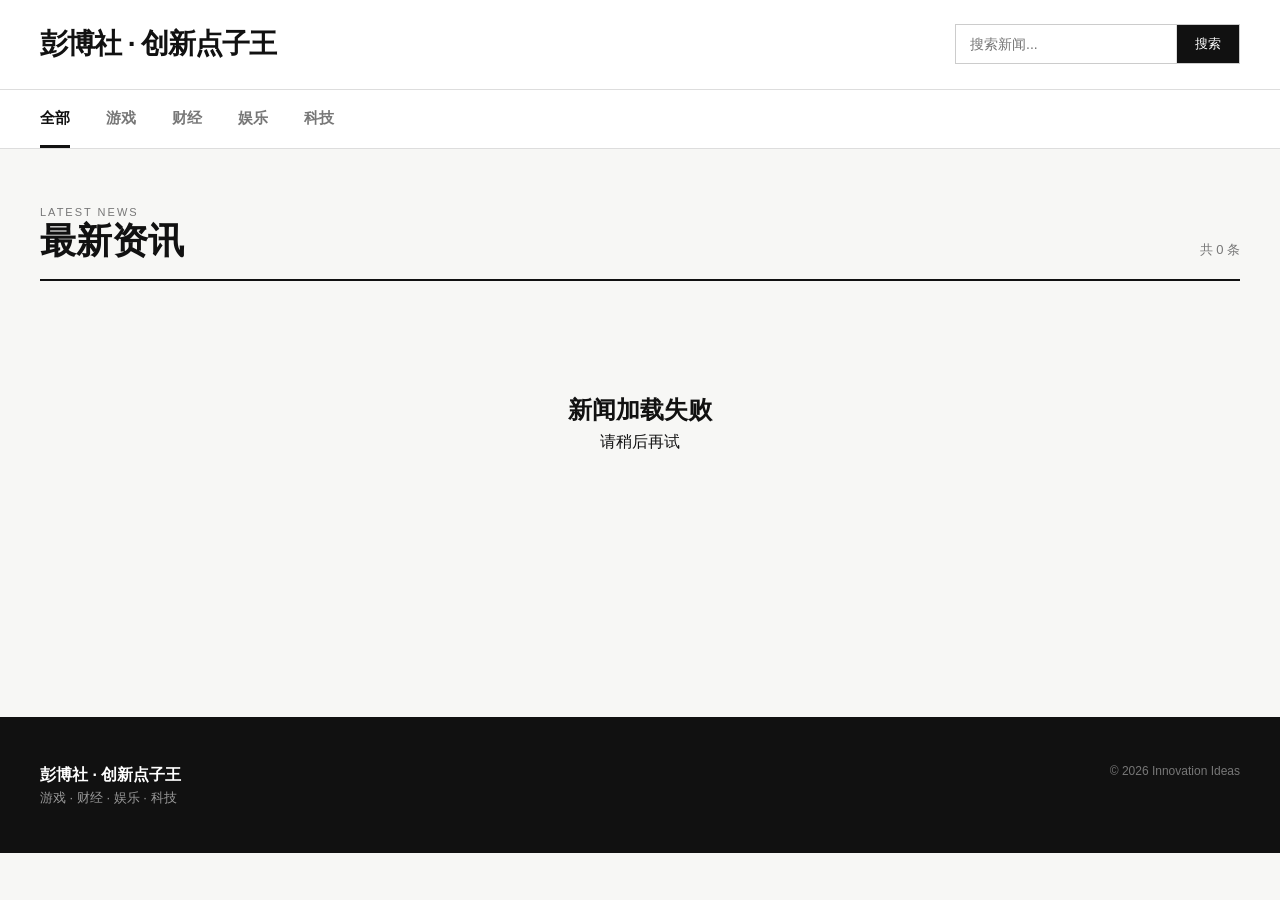
<file: index.html>
<!DOCTYPE html>
<html lang="zh-CN">

<head>

    <meta charset="UTF-8">

    <meta name="viewport"
        content="width=device-width, initial-scale=1.0">

    <meta name="description"
        content="彭博社 · 创新点子王">

    <title>彭博社 · 创新点子王</title>

    <link rel="stylesheet" href="style.css">

</head>


<body>


<header class="site-header">

    <div class="header-inner">

        <a href="/" class="logo">
            彭博社 · 创新点子王
        </a>

        <div class="search-box">

            <input
                id="searchInput"
                type="text"
                placeholder="搜索新闻..."
            >

            <button id="searchButton">
                搜索
            </button>

        </div>

    </div>

</header>



<nav class="category-nav">

    <div class="category-inner">

        <button
            class="category-button active"
            data-category="全部">

            全部

        </button>


        <button
            class="category-button"
            data-category="游戏">

            游戏

        </button>


        <button
            class="category-button"
            data-category="财经">

            财经

        </button>


        <button
            class="category-button"
            data-category="娱乐">

            娱乐

        </button>


        <button
            class="category-button"
            data-category="科技">

            科技

        </button>

    </div>

</nav>



<main class="main-container">


    <section class="page-heading">

        <div>

            <p class="small-heading">
                LATEST NEWS
            </p>

            <h1 id="pageTitle">
                最新资讯
            </h1>

        </div>


        <p class="news-count">

            共
            <span id="newsCount">0</span>
            条

        </p>

    </section>



    <section
        id="newsGrid"
        class="news-grid">

    </section>



    <div
        id="loading"
        class="loading">

        正在加载新闻...

    </div>



    <div
        id="emptyMessage"
        class="empty-message">

        <h2>
            没有找到相关新闻
        </h2>

        <p>
            尝试更换分类或者搜索关键词。
        </p>

    </div>



    <!-- =========================
         分页
    ========================== -->

    <nav
        id="pagination"
        class="pagination"
        aria-label="新闻分页">

    </nav>


</main>



<footer class="site-footer">

    <div class="footer-inner">

        <div>

            <strong>
                彭博社 · 创新点子王
            </strong>

            <p>
                游戏 · 财经 · 娱乐 · 科技
            </p>

        </div>


        <div class="footer-copy">

            © 2026 Innovation Ideas

        </div>

    </div>

</footer>


<script src="script.js"></script>

</body>

</html>
</file>
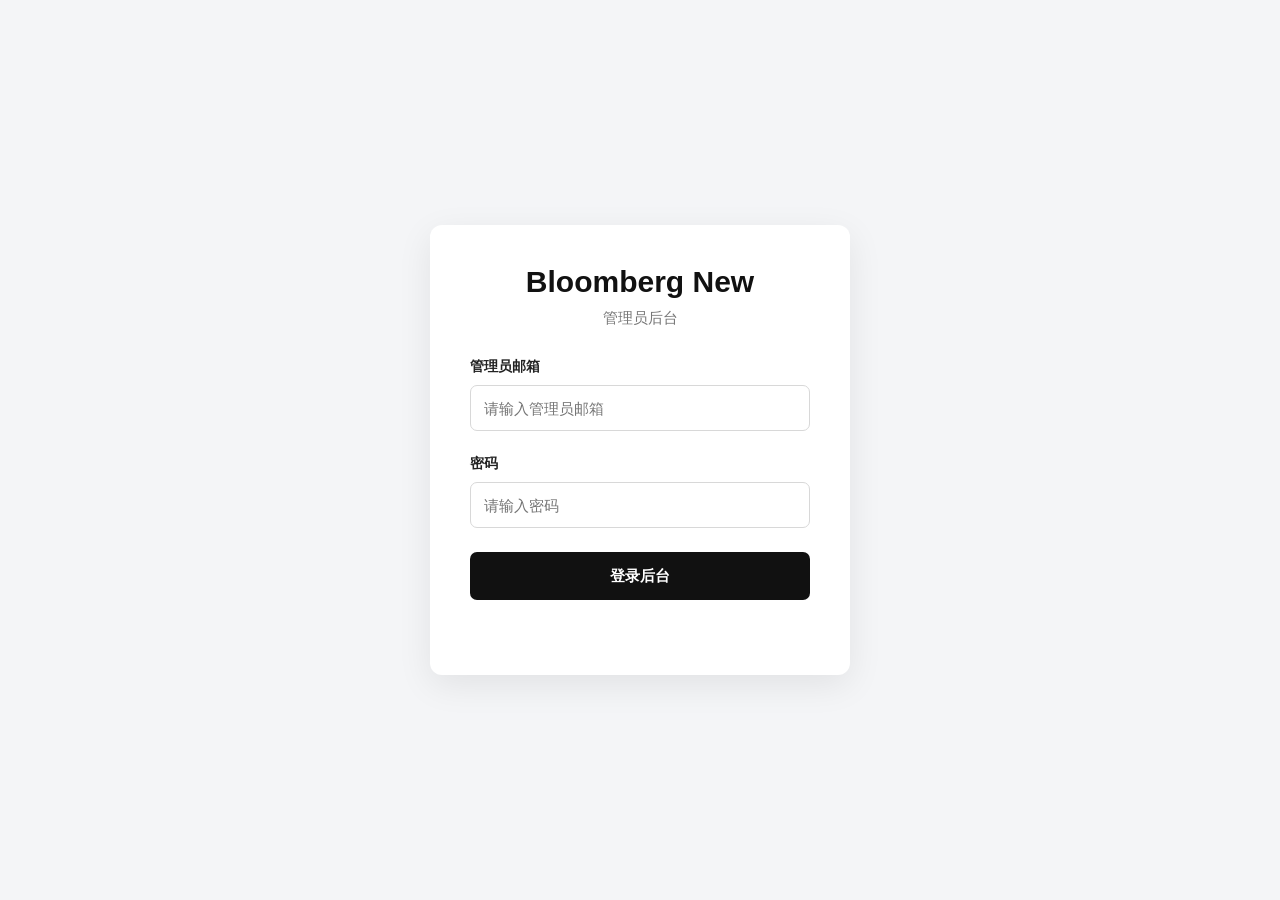
<file: admin/index.html>
<!DOCTYPE html>
<html lang="zh-CN">

<head>
    <meta charset="UTF-8">
    <meta
        name="viewport"
        content="width=device-width, initial-scale=1.0"
    >

    <title>管理员后台 - Bloomberg New</title>

    <link
        rel="stylesheet"
        href="/admin/admin.css"
    >
</head>

<body>

    <div class="admin-container">

        <div class="login-box">

            <h1>Bloomberg New</h1>

            <p class="subtitle">
                管理员后台
            </p>

            <form id="login-form">

                <div class="form-group">

                    <label for="email">
                        管理员邮箱
                    </label>

                    <input
                        type="email"
                        id="email"
                        placeholder="请输入管理员邮箱"
                        autocomplete="email"
                        required
                    >

                </div>

                <div class="form-group">

                    <label for="password">
                        密码
                    </label>

                    <input
                        type="password"
                        id="password"
                        placeholder="请输入密码"
                        autocomplete="current-password"
                        required
                    >

                </div>

                <button
                    type="submit"
                    id="login-button"
                >
                    登录后台
                </button>

                <p id="login-message"></p>

            </form>

        </div>

    </div>

    <script
        type="module"
        src="/admin/admin.js"
    ></script>

</body>

</html>
</file>
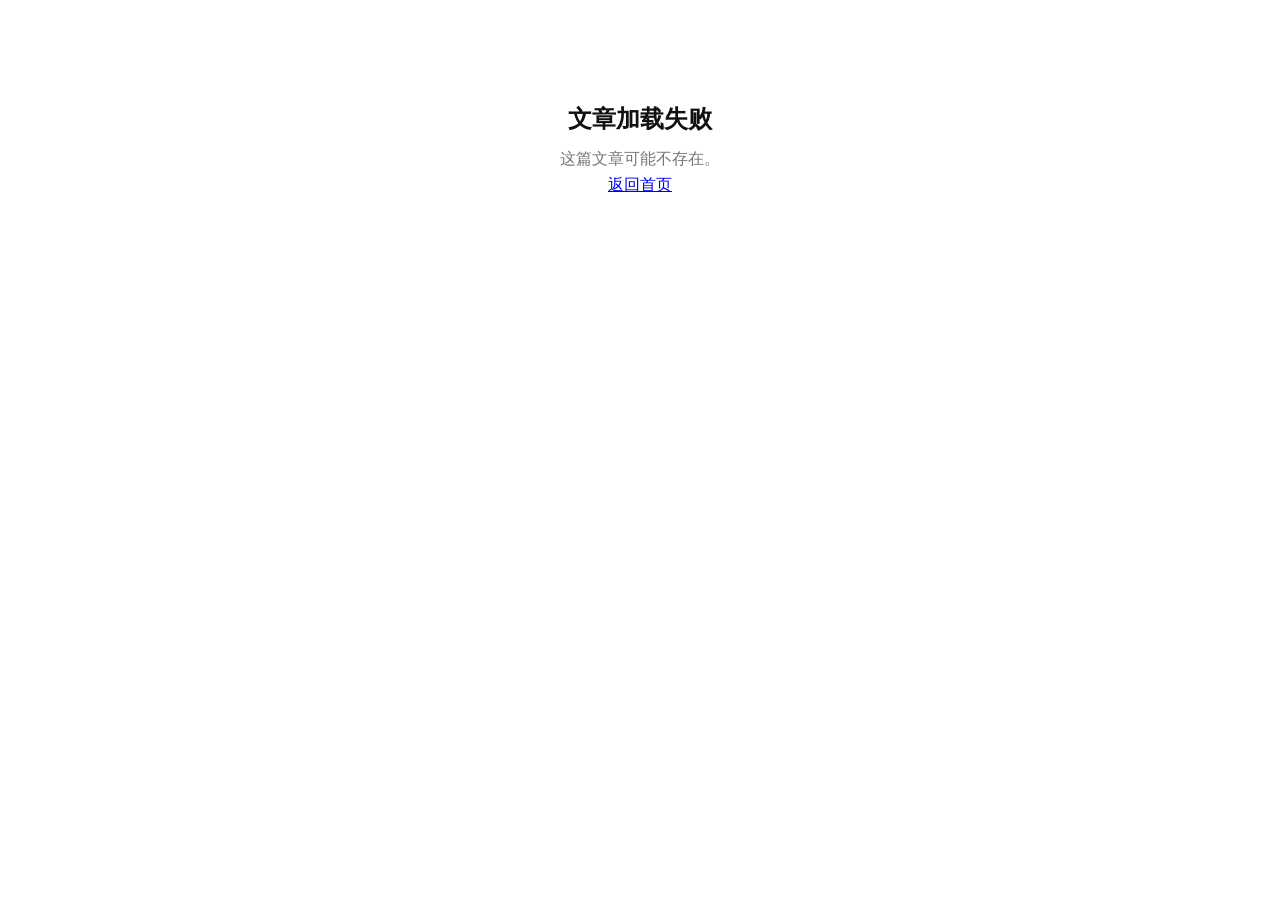
<file: article.html>
<!DOCTYPE html>
<html lang="zh-CN">

<head>

    <meta charset="UTF-8">

    <meta
        name="viewport"
        content="width=device-width, initial-scale=1.0"
    >

    <meta
        name="description"
        content="彭博社 · 创新点子王"
    >

    <title>文章 - 彭博社 · 创新点子王</title>

    <link
        rel="stylesheet"
        href="style.css"
    >

    <style>

        html,
        body {
            margin: 0;
            padding: 0;
            width: 100%;
            background: #fff;
        }

        #loading {
            padding: 40px;
            text-align: center;
        }

        #article {
            width: 100%;
            margin: 0;
            padding: 0;
        }

        #articleFrame {
            display: block;
            width: 100%;
            min-height: 900px;
            border: 0;
            margin: 0;
            padding: 0;
            background: #fff;
        }

    </style>

</head>


<body>


    <div
        id="loading"
        class="loading"
    >
        正在加载文章...
    </div>


    <main
        id="article"
        style="display: none;"
    >

        <iframe
            id="articleFrame"
            title="文章内容"
        ></iframe>

    </main>


    <div
        id="errorMessage"
        class="empty-message"
        style="display: none;"
    >

        <h2>
            文章加载失败
        </h2>

        <p>
            这篇文章可能不存在。
        </p>

        <a href="/">
            返回首页
        </a>

    </div>


    <script
        type="module"
        src="article.js"
    ></script>


</body>

</html>
</file>
<file: style.css>
* {
    margin: 0;
    padding: 0;
    box-sizing: border-box;
}


body {

    font-family:
        Arial,
        "Helvetica Neue",
        "PingFang SC",
        "Microsoft YaHei",
        sans-serif;

    background: #f7f7f5;

    color: #111;

    line-height: 1.6;
}


/* =========================
   Header
========================= */

.site-header {

    background: #fff;

    border-bottom:
        1px solid #ddd;

    position: sticky;

    top: 0;

    z-index: 100;

}


.header-inner {

    max-width: 1400px;

    margin: auto;

    padding: 22px 40px;

    display: flex;

    justify-content: space-between;

    align-items: center;

    gap: 30px;

}


.logo {

    color: #111;

    text-decoration: none;

    font-size: 28px;

    font-weight: 800;

    letter-spacing: -1px;

}


/* =========================
   Search
========================= */

.search-box {

    display: flex;

    height: 40px;

    border:
        1px solid #ccc;

    background: #fff;

}


.search-box input {

    width: 220px;

    border: none;

    outline: none;

    padding: 0 14px;

    font-size: 14px;

}


.search-box button {

    border: none;

    border-left:
        1px solid #ddd;

    background: #111;

    color: white;

    padding: 0 18px;

    cursor: pointer;

}


/* =========================
   分类
========================= */

.category-nav {

    background: #fff;

    border-bottom:
        1px solid #ddd;

}


.category-inner {

    max-width: 1400px;

    margin: auto;

    padding: 0 40px;

    height: 58px;

    display: flex;

    align-items: center;

    gap: 36px;

}


.category-button {

    height: 58px;

    border: none;

    background: transparent;

    color: #777;

    cursor: pointer;

    font-size: 15px;

    font-weight: 600;

    position: relative;

}


.category-button.active {

    color: #111;

}


.category-button.active::after {

    content: "";

    position: absolute;

    bottom: 0;

    left: 0;

    right: 0;

    height: 3px;

    background: #111;

}


/* =========================
   主内容
========================= */

.main-container {

    max-width: 1400px;

    margin: auto;

    padding:
        55px 40px 80px;

}


.page-heading {

    display: flex;

    justify-content: space-between;

    align-items: end;

    border-bottom:
        2px solid #111;

    padding-bottom: 18px;

    margin-bottom: 30px;

}


.small-heading {

    font-size: 11px;

    color: #777;

    letter-spacing: 2px;

}


.page-heading h1 {

    font-size: 36px;

    line-height: 1.1;

}


.news-count {

    font-size: 13px;

    color: #777;

}


/* =========================
   新闻网格
========================= */

.news-grid {

    display: grid;

    grid-template-columns:
        repeat(3, 1fr);

    gap: 45px 28px;

}


/* =========================
   新闻卡片
========================= */

.news-card {

    min-width: 0;

}


/* =========================
   新闻图片
========================= */

.news-image-wrapper {

    display: block;

    width: 100%;

    aspect-ratio: 16 / 10;

    overflow: hidden;

    background: #ddd;

}


.news-image {

    width: 100%;

    height: 100%;

    object-fit: cover;

    display: block;

    transition:
        transform .45s ease;

}


.news-image-wrapper:hover
.news-image {

    transform: scale(1.05);

}


.no-image {

    display: flex;

    align-items: center;

    justify-content: center;

    background: #e5e5e5;

}


.no-image-text {

    color: #999;

    font-size: 14px;

}


/* =========================
   新闻信息
========================= */

.news-info {

    padding-top: 14px;

}


.news-category {

    font-size: 11px;

    font-weight: 700;

    color: #777;

    letter-spacing: 1px;

}


.news-title {

    display: block;

    color: #111;

    text-decoration: none;

    font-size: 21px;

    font-weight: 700;

    line-height: 1.35;

    margin-top: 6px;

}


.news-title:hover {

    text-decoration: underline;

}


.news-description {

    color: #666;

    font-size: 14px;

    margin-top: 8px;

}


.news-date {

    display: block;

    color: #999;

    font-size: 11px;

    margin-top: 10px;

}


/* =========================
   第一篇大新闻
========================= */

.news-card.featured {

    grid-column: span 2;

}


.news-card.featured
.news-image-wrapper {

    aspect-ratio: 16 / 9;

}


.news-card.featured
.news-title {

    font-size: 30px;

}


/* =========================
   Loading
========================= */

.loading {

    text-align: center;

    padding: 80px;

    color: #777;

}


/* =========================
   Empty
========================= */

.empty-message {

    display: none;

    text-align: center;

    padding: 100px 20px;

}


.empty-message h2 {

    font-size: 24px;

}


.empty-message p {

    color: #777;

    margin-top: 8px;

}


/* =========================
   分页
========================= */

.pagination {

    display: flex;

    justify-content: center;

    align-items: center;

    gap: 10px;

    margin-top: 60px;

    min-height: 42px;

}


.pagination-numbers {

    display: flex;

    align-items: center;

    gap: 6px;

}


.pagination-button {

    min-width: 40px;

    height: 40px;

    padding: 0 12px;

    border:
        1px solid #d5d5d5;

    background: #fff;

    color: #111;

    font-size: 13px;

    cursor: pointer;

    transition:
        background .2s ease,
        color .2s ease,
        border-color .2s ease;

}


.pagination-button:hover:not(:disabled) {

    border-color: #111;

    background: #f2f2f2;

}


.pagination-button.active {

    background: #111;

    border-color: #111;

    color: #fff;

    font-weight: 700;

}


.pagination-button:disabled {

    color: #aaa;

    background: #f5f5f5;

    border-color: #e5e5e5;

    cursor: not-allowed;

}


.pagination-ellipsis {

    min-width: 24px;

    text-align: center;

    color: #777;

    font-size: 14px;

}


.pagination-prev,
.pagination-next {

    min-width: 70px;

}


/* =========================
   Footer
========================= */

.site-footer {

    background: #111;

    color: white;

}


.footer-inner {

    max-width: 1400px;

    margin: auto;

    padding: 45px 40px;

    display: flex;

    justify-content: space-between;

}


.footer-inner p {

    color: #999;

    font-size: 13px;

}


.footer-copy {

    color: #777;

    font-size: 12px;

}


/* =========================
   平板
========================= */

@media (max-width: 900px) {

    .news-grid {

        grid-template-columns:
            repeat(2, 1fr);

    }

}


/* =========================
   手机
========================= */

@media (max-width: 650px) {

    .header-inner {

        flex-direction: column;

        align-items: stretch;

        padding: 18px 20px;

    }


    .logo {

        font-size: 23px;

    }


    .search-box input {

        flex: 1;

        width: auto;

    }


    .category-inner {

        padding: 0 20px;

        gap: 25px;

        overflow-x: auto;

    }


    .main-container {

        padding:
            35px 20px 60px;

    }


    .page-heading h1 {

        font-size: 29px;

    }


    .news-grid {

        grid-template-columns: 1fr;

    }


    .news-card.featured {

        grid-column: span 1;

    }


    .news-card.featured
    .news-title {

        font-size: 25px;

    }


    /* =====================
       手机分页
    ===================== */

    .pagination {

        gap: 6px;

        margin-top: 45px;

        width: 100%;

    }


    .pagination-numbers {

        gap: 4px;

    }


    .pagination-button {

        min-width: 36px;

        height: 36px;

        padding: 0 8px;

        font-size: 12px;

    }


    .pagination-prev,
    .pagination-next {

        min-width: 58px;

        padding: 0 7px;

    }


    .pagination-ellipsis {

        min-width: 16px;

    }


    .footer-inner {

        padding:
            35px 20px;

        flex-direction: column;

        gap: 20px;

    }

}


/* =========================
   超小屏手机
========================= */

@media (max-width: 420px) {

    .pagination {

        gap: 4px;

    }


    .pagination-numbers {

        gap: 2px;

    }


    .pagination-button {

        min-width: 32px;

        height: 34px;

        padding: 0 6px;

    }


    .pagination-prev,
    .pagination-next {

        min-width: 52px;

        font-size: 11px;

    }


    .pagination-ellipsis {

        min-width: 12px;

    }

}
</file>
<file: admin/admin.css>
/* =========================================================
   Bloomberg New 管理后台
========================================================= */

* {
    box-sizing: border-box;
}


body {
    margin: 0;

    min-height: 100vh;

    background: #f4f5f7;

    color: #111;

    font-family:
        -apple-system,
        BlinkMacSystemFont,
        "Segoe UI",
        "PingFang SC",
        "Hiragino Sans GB",
        "Microsoft YaHei",
        Arial,
        sans-serif;
}


/* =========================================================
   登录页面
========================================================= */

.admin-container {
    min-height: 100vh;

    display: flex;

    justify-content: center;

    align-items: center;

    padding: 20px;
}


.login-box {
    width: 100%;

    max-width: 420px;

    background: #fff;

    padding: 40px;

    border-radius: 12px;

    box-shadow:
        0 10px 35px
        rgba(0, 0, 0, 0.08);
}


.login-box h1 {
    margin: 0;

    font-size: 30px;

    font-weight: 700;

    text-align: center;
}


.subtitle {
    margin: 10px 0 30px;

    color: #777;

    text-align: center;

    font-size: 15px;
}


/* =========================================================
   表单
========================================================= */

.form-group {
    margin-bottom: 24px;
}


.form-group label {
    display: block;

    margin-bottom: 9px;

    font-size: 14px;

    font-weight: 600;

    color: #222;
}


input[type="text"],
input[type="email"],
input[type="password"],
select,
textarea {
    width: 100%;

    border: 1px solid #d8d8d8;

    border-radius: 7px;

    background: #fff;

    color: #111;

    font-size: 15px;

    outline: none;

    transition:
        border-color 0.2s,
        box-shadow 0.2s;
}


input[type="text"],
input[type="email"],
input[type="password"],
select {
    height: 46px;

    padding: 0 13px;
}


textarea {
    min-height: 500px;

    padding: 15px;

    resize: vertical;

    font-family:
        "SFMono-Regular",
        Consolas,
        "Liberation Mono",
        Menlo,
        monospace;

    font-size: 13px;

    line-height: 1.6;
}


input:focus,
select:focus,
textarea:focus {
    border-color: #111;

    box-shadow:
        0 0 0 2px
        rgba(0, 0, 0, 0.06);
}


/* =========================================================
   登录按钮
========================================================= */

#login-button {
    width: 100%;

    height: 48px;

    border: none;

    border-radius: 7px;

    background: #111;

    color: #fff;

    font-size: 15px;

    font-weight: 600;

    cursor: pointer;

    transition:
        opacity 0.2s;
}


#login-button:hover {
    opacity: 0.85;
}


#login-button:disabled {
    opacity: 0.55;

    cursor: not-allowed;
}


#login-message {
    min-height: 20px;

    margin: 15px 0 0;

    text-align: center;

    font-size: 14px;
}


/* =========================================================
   Dashboard
========================================================= */

.dashboard-container {
    width: 100%;

    max-width: 1100px;

    margin: 0 auto;

    padding: 30px 20px 60px;
}


.dashboard-header {
    display: flex;

    justify-content: space-between;

    align-items: center;

    gap: 20px;

    margin-bottom: 25px;

    padding: 25px;

    background: #111;

    color: #fff;

    border-radius: 12px;
}


.dashboard-header h1 {
    margin: 0;

    font-size: 25px;
}


.dashboard-header p {
    margin: 6px 0 0;

    color: #bbb;

    font-size: 14px;
}


/* =========================================================
   退出按钮
========================================================= */

.logout-button {
    flex-shrink: 0;

    padding: 10px 18px;

    border: 1px solid #555;

    border-radius: 6px;

    background: transparent;

    color: #fff;

    cursor: pointer;

    font-size: 14px;
}


.logout-button:hover {
    background: #222;
}


.logout-button:disabled {
    opacity: 0.5;

    cursor: not-allowed;
}


/* =========================================================
   发布盒子
========================================================= */

.publish-box {
    background: #fff;

    padding: 35px;

    border-radius: 12px;

    box-shadow:
        0 5px 25px
        rgba(0, 0, 0, 0.05);
}


.publish-box h2 {
    margin: 0 0 30px;

    font-size: 23px;
}


/* =========================================================
   提示文字
========================================================= */

.help-text {
    margin: 8px 0 12px;

    color: #777;

    font-size: 13px;

    line-height: 1.6;
}


code {
    padding: 2px 5px;

    border-radius: 4px;

    background: #f0f0f0;

    font-family:
        "SFMono-Regular",
        Consolas,
        monospace;

    font-size: 12px;
}


/* =========================================================
   图片区域
========================================================= */

.section-title-row {
    display: flex;

    justify-content: space-between;

    align-items: center;

    margin-bottom: 8px;
}


.section-title-row label {
    margin: 0;
}


/* =========================================================
   添加图片按钮
========================================================= */

.add-image-button {
    border: 1px solid #111;

    border-radius: 6px;

    padding: 8px 14px;

    background: #fff;

    color: #111;

    cursor: pointer;

    font-size: 13px;

    font-weight: 600;
}


.add-image-button:hover {
    background: #f3f3f3;
}


/* =========================================================
   单个图片上传框
========================================================= */

#image-upload-list {
    display: flex;

    flex-direction: column;

    gap: 12px;
}


.image-upload-item {
    padding: 15px;

    border: 1px solid #ddd;

    border-radius: 8px;

    background: #fafafa;
}


.image-input-top {
    display: flex;

    justify-content: space-between;

    align-items: center;

    margin-bottom: 10px;
}


.image-input-top label {
    margin: 0;

    font-size: 14px;

    font-weight: 600;
}


.article-image-input {
    width: 100%;

    padding: 9px;

    border: 1px solid #ddd;

    border-radius: 6px;

    background: #fff;
}


.image-placeholder {
    margin: 8px 0 0;

    color: #777;

    font-size: 12px;
}


.remove-image-button {
    border: none;

    padding: 5px 10px;

    border-radius: 5px;

    background: #eee;

    color: #555;

    cursor: pointer;

    font-size: 12px;
}


.remove-image-button:hover {
    background: #ddd;
}


/* =========================================================
   发布按钮
========================================================= */

.publish-button {
    width: 100%;

    height: 52px;

    margin-top: 5px;

    border: none;

    border-radius: 7px;

    background: #111;

    color: #fff;

    cursor: pointer;

    font-size: 16px;

    font-weight: 600;

    transition:
        opacity 0.2s;
}


.publish-button:hover {
    opacity: 0.85;
}


.publish-button:disabled {
    opacity: 0.55;

    cursor: not-allowed;
}


/* =========================================================
   发布提示
========================================================= */

#publish-message {
    min-height: 22px;

    margin: 15px 0 0;

    text-align: center;

    font-size: 14px;
}


.message-success {
    color: #16833b;
}


.message-error {
    color: #d22;
}


/* =========================================================
   手机端
========================================================= */

@media (max-width: 700px) {

    .login-box {
        padding: 28px 22px;
    }


    .dashboard-container {
        padding: 15px 12px 40px;
    }


    .dashboard-header {
        padding: 20px;

        align-items: flex-start;

        flex-direction: column;
    }


    .logout-button {
        width: 100%;
    }


    .publish-box {
        padding: 22px 18px;
    }


    .publish-box h2 {
        font-size: 20px;
    }


    .section-title-row {
        align-items: flex-start;

        flex-direction: column;

        gap: 10px;
    }


    .add-image-button {
        width: 100%;
    }


    textarea {
        min-height: 400px;
    }

}
</file>
